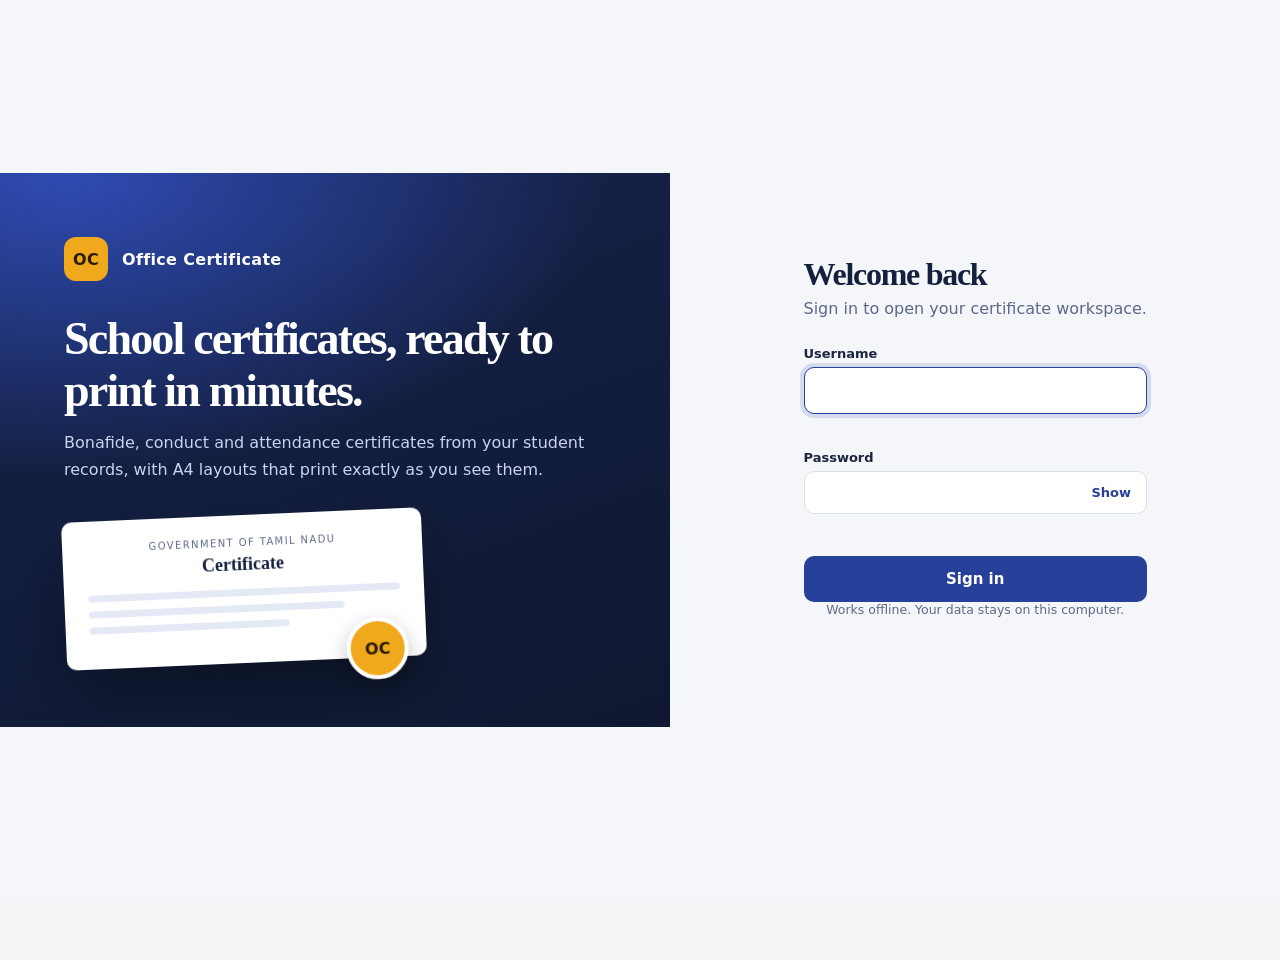
<file: OC_APP/index.before-login.html>
<!DOCTYPE html>
<html lang="en">
<head>
  <meta charset="UTF-8">
  <meta name="viewport" content="width=device-width, initial-scale=1.0">
  <title>Office Certificate App</title>
  <script src="vendor/xlsx.full.min.js"></script>
  <script src="config.js"></script>
  <link rel="stylesheet" href="styles.css">
  <link rel="stylesheet" href="login-dashboard.css">
  <script src="script.js" defer></script>
  <script src="dashboard.js" defer></script>
</head>
<body class="app-body">
  <div class="app-backdrop" aria-hidden="true">
    <div class="backdrop-orb orb-one"></div>
    <div class="backdrop-orb orb-two"></div>
    <div class="backdrop-orb orb-three"></div>
    <div class="backdrop-grid"></div>
  </div>

  <section id="master-login" class="login-screen ov-login">
    <div class="ov-login__art">
      <div class="ov-brand"><span class="ov-brand__mark">OC</span><span>Office Certificate</span></div>
      <div>
        <h1>School certificates, ready to print in minutes.</h1>
        <p>Bonafide, conduct and attendance certificates from your student records, with A4 layouts that print exactly as you see them.</p>
      </div>
      <div class="ov-sheet" aria-hidden="true"><small>GOVERNMENT OF TAMIL NADU</small><b>Certificate</b><i></i><i></i><i></i><em>OC</em></div>
    </div>
    <div class="ov-login__panel">
      <div class="ov-card">
        <h2>Welcome back</h2>
        <p>Sign in to open your certificate workspace.</p>
        <form class="login-form" onsubmit="handleMasterLogin(event)">
          <label class="ov-field"><span>Username</span>
            <input type="text" id="master-username" required autocomplete="username"></label>
          <label class="ov-field"><span>Password</span>
            <span class="ov-pass"><input type="password" id="master-password" required autocomplete="current-password">
            <button type="button" onclick="ovTogglePass(this)">Show</button></span></label>
          <button type="submit" class="ov-submit">Sign in</button>
          <p id="login-error" class="login-error">Invalid Username or Password</p>
        </form>
        <p class="ov-foot">Works offline. Your data stays on this computer.</p>
      </div>
    </div>
  </section>

  <div id="master-app" class="desktop-shell" style="display: none;">
    <aside id="sidebar" class="sidebar">
      <div class="sidebar__brand">
        <div class="sidebar__brand-mark">
          OC
        </div>
        <div>
          <h2>Office</h2>
          <p class="sidebar__subcopy">Unified Certificate System</p>
        </div>
      </div>

      <div class="sidebar__status">
        <span class="status-dot"></span>
        <div>
          <strong>Local Secure Mode</strong>
          <p>Offline-friendly operations for school administration.</p>
        </div>
      </div>

      <div class="sidebar__group">
        <p class="sidebar__group-title">Overview</p>
        <button type="button" class="nav-item nav-item--home active" id="nav-home" onclick="switchModule('home', this)">
          <span class="nav-item__body">
            <strong>Dashboard Home</strong>
            <small>Overview and quick launch</small>
          </span>
        </button>
      </div>

      <div class="sidebar__group">
        <p class="sidebar__group-title">Bonafide Certificate</p>
        <button type="button" class="nav-item" id="nav-m1" onclick="switchModule('m1', this)">
          <span class="nav-item__icon">CSV</span>
          <span class="nav-item__body">
            <strong>Using CSV File</strong>
            <small>Search and save in CSV workspace</small>
          </span>
        </button>
        <button type="button" class="nav-item" id="nav-m2" onclick="switchModule('m2', this)">
          <span class="nav-item__icon">XLS</span>
          <span class="nav-item__body">
            <strong>Using Excel File</strong>
            <small>Open workbook and edit records</small>
          </span>
        </button>
      </div>

      <div class="sidebar__group">
        <p class="sidebar__group-title">Other Certificates</p>
        <button type="button" class="nav-item" id="nav-m3" onclick="switchModule('m3', this)">
          <span class="nav-item__icon">CA</span>
          <span class="nav-item__body">
            <strong>Conduct & Attendance</strong>
            <small>Import, fill, and print certificates</small>
          </span>
        </button>
        <button type="button" class="nav-item" id="nav-about" onclick="switchModule('about', this)">
          <span class="nav-item__icon">i</span>
          <span class="nav-item__body">
            <strong>About</strong>
            <small>Developer and contact information</small>
          </span>
        </button>
      </div>

      <div class="sidebar__footer">
        <button type="button" class="nav-item nav-item--danger" onclick="location.reload()">
          <span class="nav-item__icon">OUT</span>
          <span class="nav-item__body">
            <strong>Secure Logout</strong>
            <small>Exit the admin session</small>
          </span>
        </button>
      </div>
    </aside>

    <button type="button" id="sidebar-overlay" class="sidebar-overlay" aria-label="Close navigation" onclick="toggleSidebar(false)"></button>

    <section class="workspace-shell">
      <header class="workspace-topbar print-hide">
        <div class="workspace-topbar__start">
          <button type="button" class="sidebar-toggle" aria-label="Toggle navigation" onclick="toggleSidebar()">
            <span></span>
            <span></span>
            <span></span>
          </button>
          <div>
            <p id="workspace-breadcrumb" class="workspace-kicker">Unified Certificate System</p>
            <h1 id="module-title">Dashboard Overview</h1>
            <p id="module-subtitle">
              Monitor certificate operations, load student data, and print official documents from one desktop workspace.
            </p>
          </div>
        </div>

        <div class="workspace-topbar__end">
          <div class="topbar-chip">
            <span class="status-dot"></span>
            <span>System Ready</span>
          </div>
          <div class="topbar-card">
            <span>Today</span>
            <strong id="system-date">19 Mar 2026</strong>
          </div>
          <div class="topbar-card topbar-card--accent">
            <span>Profiles</span>
            <strong>CSV / Excel / A4</strong>
          </div>
        </div>
      </header>

      <main id="main-content" class="workspace-main">
        <div id="module-home" class="module active">
          <div class="ov-home">
            <section class="ov-hero">
              <div>
                <h2><span id="ov-greeting">Welcome</span></h2>
                <p>Pick a certificate to start. Load your student file, search by EMIS number, check the details and print.</p>
                <span class="dashboard-school-line" hidden></span><span class="dashboard-school-line dashboard-school-line--sub" hidden></span>
              </div>
              <div class="ov-clock"><strong id="ov-time">--:--</strong><span id="ov-date"></span></div>
            </section>

            <section class="ov-tiles" aria-label="Certificates">
              <button type="button" class="ov-tile ov-tile--csv" onclick="ovLaunch('m1')">
                <span class="ov-tile__tag">Bonafide &middot; CSV</span>
                <h3>Bonafide from a CSV file</h3>
                <p>Open a CSV student list, search by EMIS number, update details and print.</p>
                <span class="ov-tile__go">Open workspace</span>
              </button>
              <button type="button" class="ov-tile" onclick="ovLaunch('m2')">
                <span class="ov-tile__tag">Bonafide &middot; Excel</span>
                <h3>Bonafide from an Excel file</h3>
                <p>Open a workbook, find a student by EMIS or name, edit and save back to the file.</p>
                <span class="ov-tile__go">Open workspace</span>
              </button>
              <button type="button" class="ov-tile ov-tile--ca" onclick="ovLaunch('m3')">
                <span class="ov-tile__tag">Conduct &amp; Attendance</span>
                <h3>Conduct and attendance</h3>
                <p>Import academic data, fill the remaining fields and print both certificates on one page.</p>
                <span class="ov-tile__go">Open workspace</span>
              </button>
            </section>

            <section class="ov-row">
              <article class="ov-panel">
                <h3>How it works</h3>
                <ol class="ov-steps">
                  <li>Open your CSV or Excel student file.</li>
                  <li>Search the student by EMIS number and check the details.</li>
                  <li>Click Print and choose A4 paper.</li>
                </ol>
              </article>
              <article class="ov-panel">
                <h3>Good to know</h3>
                <ul class="ov-facts">
                  <li>Works without internet</li>
                  <li>Student data stays on this computer</li>
                  <li>Print layout is always A4</li>
                </ul>
              </article>
            </section>
          </div>
        </div>
        <div id="module-csv" class="module">
          <section class="module-shell">
            <div class="command-panel print-hide-override">
              <div class="command-panel__header">
                <div>
                  <p class="eyebrow">Bonafide Certificate</p>
                  <h2>CSV Record Workspace</h2>
                  <p>Load local CSV data, search student records by EMIS, update the form, and print an official certificate.</p>
                </div>
                <div id="c1_db-status" class="command-status">System Ready.</div>
              </div>

              <div class="command-panel__body">
                <div class="action-row">
                  <button type="button" class="action-btn theme-violet" onclick="c1_openFile()">Open CSV</button>
                  <button type="button" class="action-btn theme-green" onclick="c1_saveFile()">Save to Disk</button>
                  <button type="button" class="action-btn theme-blue" onclick="c1_saveFileAs()">New Template</button>
                  <button type="button" class="action-btn theme-emerald" onclick="window.print()">Print</button>
                  <button type="button" class="action-btn theme-slate" onclick="c1_clearForm()">Clear</button>
                  <button type="button" class="action-btn theme-red ml-auto" onclick="goHome()">Exit</button>
                </div>

                <div class="search-row">
                  <label for="c1_emisSearch">Search EMIS</label>
                  <input type="text" id="c1_emisSearch" class="field-input" placeholder="Enter EMIS number">
                  <button type="button" class="action-btn theme-neutral" onclick="c1_searchStudent()">Search</button>
                </div>
              </div>
            </div>

            <div class="preview-layout">
              <aside class="stage-aside print-hide-override">
                <article class="stage-note">
                  <p class="eyebrow">Workspace Notes</p>
                  <h3>CSV workflow</h3>
                  <p>Open a CSV database, search by EMIS, review student details, and save changes back to disk.</p>
                </article>
                <article class="stage-note">
                  <p class="eyebrow">Document Status</p>
                  <h3>A4 certificate preview</h3>
                  <p>The paper layout stays isolated in the preview stage so office controls do not affect printing.</p>
                </article>
              </aside>

              <section class="document-stage">
                <div class="stage-header print-hide-override">
                  <div>
                    <p class="eyebrow">Live Preview</p>
                    <h3>Bonafide Certificate</h3>
                  </div>
                  <span class="stage-badge">A4 Print Safe</span>
                </div>

                <div class="paper-board">
                  <div class="bonafide-wrapper">
                    <header>
                      <img src="assets/tnimage.png" alt="TN Seal" class="logo-img">
                      <div class="header-text">
                        <div class="line1">GOVERNMENT OF TAMIL NADU</div>
                        <div class="line2">DEPARTMENT OF SCHOOL EDUCATION</div>
                        <div class="line3">SCHOOL CODE: 33250800405</div>
                        <div class="line4">GOVERNMENT HIGHER SECONDARY SCHOOL</div>
                        <div class="line5">PANNAIPURAM - 625524</div>
                        <div class="line5">TALUK: UTHAMAPALAYAM | DISTRICT: THENI</div>
                      </div>
                      <div class="date-box-spacer" aria-hidden="true"></div>
                    </header>

                    <div class="cert-title">BONAFIDE CERTIFICATE</div>

                    <div class="content-area">
                      <div class="form-col">
                        <div class="f-row"><label>Student Name</label><input type="text" id="c1_stName"></div>
                        <div class="f-row"><label>Aadhar Card Number</label><input type="text" id="c1_stAadhar"></div>
                        <div class="f-row"><label>Gender</label><input type="text" id="c1_stGender"></div>
                        <div class="f-row"><label>Date of Birth</label><input type="text" id="c1_stDob"></div>
                        <div class="f-row"><label>Father Name</label><input type="text" id="c1_stFatherName"></div>
                        <div class="f-row"><label>Mother Name</label><input type="text" id="c1_stMotherName"></div>
                        <div class="f-row"><label>Admission No</label><input type="text" id="c1_stAdminNo"></div>
                        <div class="f-row"><label>Date of Admission</label><input type="text" id="c1_stDateAdmin"></div>
                        <div class="f-row"><label>Academic Year</label><input type="text" id="c1_stYear"></div>
                        <div class="f-row"><label>Class Studying/Studied</label><input type="text" id="c1_stClass"></div>
                        <div class="f-row"><label>Section</label><input type="text" id="c1_stSection"></div>
                        <div class="f-row"><label>Medium</label><input type="text" id="c1_stMedium"></div>
                        <div class="f-row"><label>Contact No</label><input type="text" id="c1_stContact"></div>
                        <div class="f-row"><label>Email ID</label><input type="text" id="c1_stEmail"></div>
                        <div class="f-row"><label>Address</label><textarea id="c1_stAddress"></textarea></div>
                        <div class="f-row"><label>Taluk</label><input type="text" id="c1_stTaluk"></div>
                        <div class="f-row"><label>District</label><input type="text" id="c1_stDistrict"></div>
                        <div class="f-row"><label>Pincode</label><input type="text" id="c1_stPincode"></div>
                      </div>

                      <div class="photo-col">
                        <div class="emis-box" id="c1_emisDisplay">EMIS ID: ----</div>
                        <div class="photo-box-inner" id="c1_photoDisplay" onclick="document.getElementById('c1_hiddenPhotoInput').click()">
                          <span id="c1_photoPlaceholder">Click to<br>Upload Photo</span>
                        </div>
                        <input type="file" id="c1_hiddenPhotoInput" accept="image/*" hidden onchange="c1_handlePhotoUpload(this)">
                        <input type="hidden" id="c1_currentEmisId">
                      </div>
                    </div>

                    <div class="certify-text">I certify that the above details are found correct as per school records.</div>

                    <div class="bottom-section">
                      <div class="signatures">
                        <div>OFFICE SEAL</div>
                        <div class="hm-sig">Headmaster<br>Govt. Hr. Sec. School,<br>Pannaipuram - 625524,<br>Theni District.</div>
                      </div>
                      <div class="print-footer">
                        <div>Email: hss1603007@gmail.com</div>
                        <div>GHSS, Kombai Main Road, Pannaipuram - 625524.</div>
                      </div>
                    </div>
                  </div>
                </div>
              </section>
            </div>
          </section>
        </div>
        <div id="module-excel" class="module">
          <section class="module-shell">
            <div class="command-panel print-hide-override">
              <div class="command-panel__header">
                <div>
                  <p class="eyebrow">Bonafide Certificate</p>
                  <h2>Excel Record Workspace</h2>
                  <p>Open the student workbook, search by EMIS or name, update details, and save the edited workbook locally.</p>
                </div>
                <div id="c2_file-status" class="command-status command-status--muted">Not Connected</div>
              </div>

              <div class="command-panel__body">
                <div class="action-row">
                  <button type="button" class="action-btn theme-orange" onclick="c2_openDatabase()">Open Excel</button>
                  <button type="button" class="action-btn theme-blue" onclick="c2_newTemplate()">New Template</button>
                  <button type="button" class="action-btn theme-red" onclick="c2_saveToDisk()">Save to Disk</button>
                  <button type="button" class="action-btn theme-emerald" onclick="window.print()">Print</button>
                  <button type="button" class="action-btn theme-slate" onclick="c2_clearForm()">Clear</button>
                  <button type="button" class="action-btn theme-red ml-auto" onclick="goHome()">Exit</button>
                </div>

                <div class="search-row">
                  <label for="c2_emisSearch">Search EMIS / Name</label>
                  <input type="text" id="c2_emisSearch" class="field-input" placeholder="Enter EMIS or student name">
                  <button type="button" class="action-btn theme-neutral" onclick="c2_searchLocal()">Search</button>
                </div>
              </div>
            </div>

            <div class="preview-layout">
              <aside class="stage-aside print-hide-override">
                <article class="stage-note">
                  <p class="eyebrow">Workbook Mode</p>
                  <h3>Excel linked editing</h3>
                  <p>Search students from the active spreadsheet, modify the form, and save back into the same workbook.</p>
                </article>
                <article class="stage-note">
                  <p class="eyebrow">Template Support</p>
                  <h3>Create a starter sheet</h3>
                  <p>Generate a blank Excel template instantly when a new student database is needed.</p>
                </article>
              </aside>

              <section class="document-stage">
                <div class="stage-header print-hide-override">
                  <div>
                    <p class="eyebrow">Live Preview</p>
                    <h3>Bonafide Certificate</h3>
                  </div>
                  <span class="stage-badge">Workbook Connected</span>
                </div>

                <div class="paper-board">
                  <div class="bonafide-wrapper">
                    <header>
                      <img src="assets/tnimage.png" alt="TN Seal" class="logo-img">
                      <div class="header-text">
                        <div class="line1">GOVERNMENT OF TAMIL NADU</div>
                        <div class="line2">DEPARTMENT OF SCHOOL EDUCATION</div>
                        <div class="line3">SCHOOL CODE: 33250800405</div>
                        <div class="line4">GOVERNMENT HIGHER SECONDARY SCHOOL</div>
                        <div class="line5">PANNAIPURAM - 625524</div>
                        <div class="line5">TALUK: UTHAMAPALAYAM | DISTRICT: THENI</div>
                      </div>
                      <div class="date-box-spacer" aria-hidden="true"></div>
                    </header>

                    <div class="cert-title">BONAFIDE CERTIFICATE</div>

                    <div class="content-area">
                      <div class="form-col">
                        <div class="f-row"><label>Student Name</label><input type="text" id="c2_stName"></div>
                        <div class="f-row"><label>Aadhar Card Number</label><input type="text" id="c2_stAadhar"></div>
                        <div class="f-row"><label>Gender</label><input type="text" id="c2_stGender"></div>
                        <div class="f-row"><label>Date of Birth</label><input type="text" id="c2_stDob"></div>
                        <div class="f-row"><label>Father Name</label><input type="text" id="c2_stFatherName"></div>
                        <div class="f-row"><label>Mother Name</label><input type="text" id="c2_stMotherName"></div>
                        <div class="f-row"><label>Admission No</label><input type="text" id="c2_stAdminNo"></div>
                        <div class="f-row"><label>Date of Admission</label><input type="text" id="c2_stDateAdmin"></div>
                        <div class="f-row"><label>Academic Year</label><input type="text" id="c2_stYear"></div>
                        <div class="f-row"><label>Class Studying/Studied</label><input type="text" id="c2_stClass"></div>
                        <div class="f-row"><label>Section</label><input type="text" id="c2_stSection"></div>
                        <div class="f-row"><label>Medium</label><input type="text" id="c2_stMedium"></div>
                        <div class="f-row"><label>Contact No</label><input type="text" id="c2_stContact"></div>
                        <div class="f-row"><label>Email ID</label><input type="text" id="c2_stEmail"></div>
                        <div class="f-row"><label>Address</label><textarea id="c2_stAddress"></textarea></div>
                        <div class="f-row"><label>Taluk</label><input type="text" id="c2_stTaluk"></div>
                        <div class="f-row"><label>District</label><input type="text" id="c2_stDistrict"></div>
                        <div class="f-row"><label>Pincode</label><input type="text" id="c2_stPincode"></div>
                      </div>

                      <div class="photo-col">
                        <div class="emis-box" id="c2_emisDisplay">EMIS ID: ----</div>
                        <div class="photo-box-inner" id="c2_photoDisplay" onclick="document.getElementById('c2_hiddenPhotoInput').click()">
                          <span id="c2_photoPlaceholder">Click to<br>Upload Photo</span>
                        </div>
                        <input type="file" id="c2_hiddenPhotoInput" accept="image/*" hidden onchange="c2_handlePhotoUpload(this)">
                        <input type="hidden" id="c2_currentEmisId">
                      </div>
                    </div>

                    <div class="certify-text">I certify that the above details are found correct as per school records.</div>

                    <div class="bottom-section">
                      <div class="signatures">
                        <div>OFFICE SEAL</div>
                        <div class="hm-sig">Headmaster<br>Govt. Hr. Sec. School,<br>Pannaipuram - 625524,<br>Theni District.</div>
                      </div>
                      <div class="print-footer">
                        <div>Email: hss1603007@gmail.com</div>
                        <div>GHSS, Kombai Main Road, Pannaipuram - 625524.</div>
                      </div>
                    </div>
                  </div>
                </div>
              </section>
            </div>
          </section>
        </div>

        <div id="module-conduct" class="module">
          <section class="module-shell conduct-wrapper">
            <div class="conduct-layout">
              <div class="input-form input-form--conduct">
                <div class="conduct-toolbar print-hide-override">
                  <div class="conduct-toolbar__row">
                    <input type="file" id="c3_excelFileInput" accept=".xlsx, .xls, .csv" hidden onchange="c3_handleExcelUpload(event)">
                    <button type="button" class="action-btn theme-violet" onclick="document.getElementById('c3_excelFileInput').click()">Import Excel File</button>
                    <button type="button" class="action-btn theme-emerald" onclick="window.print()">Print Certificates</button>
                    <button type="button" class="action-btn theme-slate" onclick="c3_clearAll()">Clear</button>
                    <button type="button" class="action-btn theme-red ml-auto" onclick="goHome()">Exit</button>
                  </div>

                  <div class="conduct-toolbar__search">
                    <label for="c3_emisSearch">Search EMIS</label>
                    <input type="text" id="c3_emisSearch" class="field-input" placeholder="Enter EMIS number">
                    <button type="button" class="action-btn theme-neutral" onclick="c3_searchStudent()">Search</button>
                  </div>
                </div>

                <div id="c3_statusBar" class="status-banner"></div>

                <div class="form-panel-header form-panel-header--conduct">
                  <p class="eyebrow">Certificate Data Entry</p>
                  <h3>Review fetched values and complete the required fields</h3>
                </div>

                <div class="form-block form-block--read">
                  <div class="form-block__title">
                    <span>Auto-fetched from Excel</span>
                    <small>Read-only fields</small>
                  </div>
                  <div class="data-grid">
                    <label class="data-field"><span>EMIS No</span><input type="text" id="c3_emisNo" readonly></label>
                    <label class="data-field"><span>Admission No</span><input type="text" id="c3_admnNo" readonly></label>
                    <label class="data-field"><span>Student Name</span><input type="text" id="c3_studentName" readonly></label>
                    <label class="data-field"><span>Class</span><input type="text" id="c3_className" readonly></label>
                    <label class="data-field"><span>Section</span><input type="text" id="c3_sectionName" readonly></label>
                    <label class="data-field"><span>Study Period From</span><input type="text" id="c3_studyFrom" readonly></label>
                    <label class="data-field"><span>Study Period To</span><input type="text" id="c3_studyTo" readonly></label>
                    <label class="data-field"><span>Academic Year</span><input type="text" id="c3_academicYear" readonly></label>
                    <label class="data-field"><span>Class Teacher Name</span><input type="text" id="c3_teacherName" readonly></label>
                  </div>
                </div>

                <div class="form-block form-block--manual">
                  <div class="form-block__title">
                    <span>Manual input required</span>
                    <small>Values used in final certificates</small>
                  </div>
                  <div class="data-grid">
                    <label class="data-field data-field--manual"><span>T.C. Number</span><input type="text" id="c3_tcNo" class="manual-input" placeholder="Enter T.C. No"></label>
                    <label class="data-field data-field--manual"><span>Character & Conduct</span><input type="text" id="c3_conduct" class="manual-input" placeholder="Example: Good"></label>
                    <label class="data-field data-field--manual"><span>Attendance Percentage</span><input type="text" id="c3_attendance" class="manual-input" placeholder="Example: 98%"></label>
                    <label class="data-field data-field--manual"><span>Place</span><input type="text" id="c3_place" class="manual-input" value=""></label>
                    <label class="data-field data-field--manual"><span>Date</span><input type="date" id="c3_certDate1" class="manual-input" onchange="c3_updateCertificates()"></label>
                  </div>
                </div>

                <div class="form-panel-actions">
                  <button type="button" class="primary-btn" onclick="c3_updateCertificates()">Generate Certificates</button>
                </div>
              </div>

              <div class="conduct-preview">
                <div class="stage-header stage-header--conduct print-hide-override">
                  <div>
                    <p class="eyebrow">Live Preview</p>
                    <h3>Conduct & Attendance Certificates</h3>
                  </div>
                  <span class="stage-badge">Dual Print Layout</span>
                </div>

                <div class="certificates-page">
                  <div class="conduct-certificate">
                    <div class="m3-header">
                      <img src="assets/tnimage.png" alt="TN Seal" class="m3-logo-img">
                      <div class="m3-header-text">
                        <div class="m3-main-title">GOVERNMENT OF TAMIL NADU</div>
                        <div class="m3-sub-title">DEPARTMENT OF SCHOOL EDUCATION</div>
                        <div class="m3-school-code">SCHOOL CODE: 33250800405</div>
                        <div class="m3-school-name">GOVERNMENT HIGHER SECONDARY SCHOOL</div>
                        <div class="m3-address">PANNAIPURAM - 625524</div>
                        <div class="m3-address">TALUK: UTHAMAPALAYAM | DISTRICT: THENI</div>
                      </div>
                      <div class="m3-date-box-spacer" aria-hidden="true"></div>
                    </div>

                    <div class="certificate-meta">
                      <div class="certificate-meta__line">
                        <div class="certificate-meta__entry">EMIS NO: <span id="c3_displayEmis1"></span></div>
                        <div class="certificate-meta__entry certificate-meta__entry--right">T.C.No: <span id="c3_displayTcNo1"></span></div>
                      </div>
                      <div class="certificate-meta__line certificate-meta__line--single">
                        <div class="certificate-meta__entry">ADMN NO: <span id="c3_displayAdmn1"></span></div>
                      </div>
                    </div>
                    <div class="certificate-title">CONDUCT CERTIFICATE</div>
                    <div class="certificate-body">
                      This is to certify that <span id="c3_genderPrefix1">Selvan/Selvi</span>
                      <span class="input-field input-field--wide" id="c3_displayName1"></span> of
                      <span class="input-field input-field--small" id="c3_displayClass1"></span> Std
                      <span class="input-field input-field--small" id="c3_displaySection1"></span> Section was a student of this institution for the period from standard
                      <span class="input-field input-field--date" id="c3_displayStudyFrom1"></span> to
                      <span class="input-field input-field--date" id="c3_displayStudyTo1"></span>. During his / her stay in this institution, character and conduct were
                      <span class="input-field input-field--medium" id="c3_displayConduct"></span>.
                    </div>
                    <div class="certificate-signature certificate-signature--conduct">
                      <div class="signature-block signature-block--place">
                        <div>Place: <span id="c3_displayPlace"></span></div>
                        <div>Date: <span id="c3_displayDate"></span></div>
                      </div>
                      <div class="signature-block signature-block--headmaster">Headmaster<br>Govt Hr Sec School<br>Pannaipuram - 625524<br>Theni</div>
                    </div>
                  </div>

                  <div class="cut-line">- - - - - - - - - - - - - - - - - - - - - - - - - - - - - - - - - - - - - - - - - - - - - - - - - - - - - - - - - - -</div>

                  <div class="attendance-certificate">
                    <div class="m3-header">
                      <img src="assets/tnimage.png" alt="TN Seal" class="m3-logo-img">
                      <div class="m3-header-text">
                        <div class="m3-main-title">GOVERNMENT OF TAMIL NADU</div>
                        <div class="m3-sub-title">DEPARTMENT OF SCHOOL EDUCATION</div>
                        <div class="m3-school-code">SCHOOL CODE: 33250800405</div>
                        <div class="m3-school-name">GOVERNMENT HIGHER SECONDARY SCHOOL</div>
                        <div class="m3-address">PANNAIPURAM - 625524</div>
                        <div class="m3-address">TALUK: UTHAMAPALAYAM | DISTRICT: THENI</div>
                      </div>
                      <div class="m3-date-box-spacer" aria-hidden="true"></div>
                    </div>

                    <div class="certificate-meta">
                      <div class="certificate-meta__line">
                        <div class="certificate-meta__entry">EMIS NO: <span id="c3_displayEmis2"></span></div>
                        <div class="certificate-meta__entry certificate-meta__entry--right">T.C.No: <span id="c3_displayTcNo2"></span></div>
                      </div>
                      <div class="certificate-meta__line certificate-meta__line--single">
                        <div class="certificate-meta__entry">ADMN NO: <span id="c3_displayAdmn2"></span></div>
                      </div>
                    </div>
                    <div class="certificate-title">ATTENDANCE CERTIFICATE</div>
                    <div class="certificate-body">
                      This is to certify that <span id="c3_genderPrefix2">Selvan/Selvi</span>
                      <span class="input-field input-field--wide" id="c3_displayName2"></span> had completed the Higher Secondary Course (+2) during 
                      <span class="input-field input-field--medium" id="c3_displayYear"></span> and his / her attendance is
                      <span class="input-field input-field--small" id="c3_displayAttendance"></span>.
                    </div>
                    <div class="certificate-signature certificate-signature--attendance">
                      <div class="signature-block signature-block--teacher">Class Teacher<br><span id="c3_displayTeacher" class="uppercase"></span></div>
                      <div class="signature-block signature-block--headmaster">Headmaster<br>Govt Hr Sec School<br>Pannaipuram - 625524<br>Theni</div>
                    </div>
                  </div>
                </div>
              </div>
            </div>
          </section>
        </div>

        <div id="module-about" class="module">
          <section class="about-page">
            <div class="about-page__heading">
              <div class="about-page__icon" aria-hidden="true">🎓</div>
              <p class="eyebrow">Office Certificate App</p>
              <h2>App Developer Info</h2>
            </div>

            <article class="about-card">
              <p class="about-card__eyebrow">Developed by</p>
              <div class="about-card__profile">
                <div class="about-card__profile-icon" aria-hidden="true">▤</div>
                <div>
                  <h3>P.SIVA M.Sc., B.Ed., M.Phil., MCA.,</h3>
                  <p class="about-card__role">PG Computer Science Teacher</p>
                  <p class="about-card__affiliation">Govt Hr Sec School,Pannaipuram<br>Theni District</p>
                </div>
              </div>
              <div class="about-card__contact">
                <div class="about-card__phone-icon" aria-hidden="true">☎</div>
                <div class="about-card__phone-copy">
                  <span>Cell No</span>
                  <strong>7603930445</strong>
                </div>
                <div class="about-card__actions">
                  <button type="button" class="about-action about-action--copy" onclick="copyAboutPhone()">Copy</button>
                  <a class="about-action about-action--whatsapp" href="https://wa.me/7603930445" target="_blank" rel="noopener noreferrer">WhatsApp</a>
                </div>
              </div>
            </article>
          </section>
        </div>
      </main>
    </section>
  </div>
<div style="padding:30px; background:#f5f5f5;">

 



</body>
</html>
</file>
<file: OC_APP/styles.css>
:root {
  --bg: #eaf0f8;
  --bg-deep: #d8e3f1;
  --surface: rgba(255, 255, 255, 0.88);
  --surface-strong: #ffffff;
  --surface-soft: rgba(244, 248, 253, 0.9);
  --ink: #15273d;
  --ink-soft: #5f7188;
  --line: rgba(21, 39, 61, 0.1);
  --line-strong: rgba(21, 39, 61, 0.18);
  --nav: #101c2f;
  --nav-soft: #162742;
  --nav-muted: #8fa4bf;
  --brand: #225f96;
  --brand-strong: #174772;
  --teal: #0c937d;
  --violet: #6752d4;
  --gold: #d0a556;
  --orange: #da8044;
  --red: #c6544f;
  --green: #20835d;
  --slate: #607286;
  --shadow-xl: 0 32px 80px rgba(31, 52, 80, 0.16);
  --shadow-lg: 0 24px 48px rgba(31, 52, 80, 0.14);
  --shadow-md: 0 18px 32px rgba(31, 52, 80, 0.1);
  --radius-xl: 32px;
  --radius-lg: 24px;
  --radius-md: 18px;
  --radius-sm: 14px;
}

*,
*::before,
*::after {
  box-sizing: border-box;
}

html {
  scroll-behavior: smooth;
}

body {
  margin: 0;
  min-height: 100vh;
  font-family: "Manrope", "Segoe UI", sans-serif;
  color: var(--ink);
  background:
    radial-gradient(circle at top left, rgba(34, 95, 150, 0.18), transparent 30%),
    radial-gradient(circle at 90% 10%, rgba(12, 147, 125, 0.12), transparent 28%),
    linear-gradient(180deg, #f4f7fb 0%, var(--bg) 55%, var(--bg-deep) 100%);
}

img {
  max-width: 100%;
}

button,
input,
textarea {
  font: inherit;
}

button {
  cursor: pointer;
}

textarea {
  resize: vertical;
}

.app-backdrop {
  position: fixed;
  inset: 0;
  overflow: hidden;
  pointer-events: none;
  z-index: 0;
}

.backdrop-orb {
  position: absolute;
  border-radius: 999px;
  filter: blur(12px);
  opacity: 0.65;
}

.orb-one {
  top: -120px;
  left: -120px;
  width: 360px;
  height: 360px;
  background: rgba(34, 95, 150, 0.25);
}

.orb-two {
  top: 140px;
  right: -90px;
  width: 280px;
  height: 280px;
  background: rgba(208, 165, 86, 0.18);
}

.orb-three {
  bottom: -140px;
  left: 38%;
  width: 360px;
  height: 360px;
  background: rgba(12, 147, 125, 0.14);
}

.backdrop-grid {
  position: absolute;
  inset: 0;
  background-image:
    linear-gradient(rgba(255, 255, 255, 0.16) 1px, transparent 1px),
    linear-gradient(90deg, rgba(255, 255, 255, 0.16) 1px, transparent 1px);
  background-size: 40px 40px;
  mask-image: linear-gradient(180deg, rgba(0, 0, 0, 0.15), rgba(0, 0, 0, 0));
}

.panel,
.feature-card,
.login-card,
.command-panel,
.stage-note,
.document-stage,
.input-form,
.conduct-preview {
  background: var(--surface);
  border: 1px solid var(--line);
  border-radius: var(--radius-xl);
  box-shadow: var(--shadow-lg);
  backdrop-filter: blur(18px);
}

.eyebrow,
.feature-card__label,
.sidebar__eyebrow,
.sidebar__group-title,
.workspace-kicker {
  margin: 0;
  text-transform: uppercase;
  letter-spacing: 0.18em;
  font-size: 0.74rem;
  font-weight: 800;
  color: var(--brand);
}

h1,
h2,
h3 {
  margin: 0;
  font-family: "Space Grotesk", "Manrope", sans-serif;
  letter-spacing: -0.04em;
}

p {
  margin: 0;
}

.primary-btn,
.secondary-btn,
.action-btn {
  border: 0;
  border-radius: 999px;
  transition: transform 160ms ease, box-shadow 160ms ease, opacity 160ms ease;
}

.primary-btn:hover,
.secondary-btn:hover,
.action-btn:hover {
  transform: translateY(-1px);
}

.primary-btn {
  padding: 0.95rem 1.4rem;
  font-weight: 800;
  color: #fff;
  background: linear-gradient(135deg, var(--brand), var(--brand-strong));
  box-shadow: 0 16px 34px rgba(34, 95, 150, 0.24);
}

.primary-btn--full {
  width: 100%;
}

.secondary-btn {
  padding: 0.95rem 1.4rem;
  font-weight: 800;
  color: var(--ink);
  background: rgba(255, 255, 255, 0.8);
  border: 1px solid rgba(21, 39, 61, 0.1);
}

.login-screen,
.desktop-shell {
  position: relative;
  z-index: 1;
}

.login-screen {
  min-height: 100vh;
  padding: 32px;
  display: grid;
  place-items: center;
}

.login-shell {
  width: min(1380px, 100%);
  display: grid;
  grid-template-columns: minmax(0, 1.2fr) minmax(360px, 430px);
  gap: 24px;
  align-items: stretch;
}

.login-story {
  padding: 34px;
  border-radius: 36px;
  background:
    linear-gradient(135deg, rgba(9, 26, 48, 0.96), rgba(16, 39, 67, 0.92)),
    linear-gradient(160deg, rgba(208, 165, 86, 0.08), rgba(12, 147, 125, 0.08));
  color: #f7fbff;
  box-shadow: var(--shadow-xl);
  display: flex;
  flex-direction: column;
  justify-content: space-between;
  gap: 32px;
  overflow: hidden;
  position: relative;
}

.login-story::after {
  content: "";
  position: absolute;
  inset: auto -10% -18% auto;
  width: 340px;
  height: 340px;
  border-radius: 50%;
  background: radial-gradient(circle, rgba(208, 165, 86, 0.22), transparent 68%);
}

.login-story__header {
  display: grid;
  grid-template-columns: auto minmax(0, 1fr);
  gap: 28px;
  align-items: start;
}

.seal-stack {
  display: flex;
  flex-direction: column;
  gap: 14px;
  align-items: center;
}

.seal-frame {
  width: 124px;
  height: 124px;
  display: grid;
  place-items: center;
  border-radius: 32px;
  background: linear-gradient(160deg, #e7eef7, #d9e5f2);
  border: 1px solid rgba(137, 161, 191, 0.5);
  box-shadow: inset 0 1px 0 rgba(255, 255, 255, 0.8);
}

.seal-frame--brand {
  position: relative;
  overflow: hidden;
  grid-template-rows: 1fr auto;
  gap: 5px;
  padding: 20px 12px 16px;
  color: #11213a;
  background: linear-gradient(145deg, #fffaf0 0%, #f2d99a 45%, #d9b35c 100%);
  border: 1px solid rgba(255, 226, 157, 0.9);
  box-shadow: 0 16px 35px rgba(0, 0, 0, 0.24), inset 0 1px 0 rgba(255, 255, 255, 0.9);
}

.seal-frame--brand::before {
  content: "";
  position: absolute;
  inset: 8px;
  border: 1px solid rgba(17, 33, 58, 0.2);
  border-radius: 24px;
  pointer-events: none;
}

.seal-frame--brand span {
  align-self: end;
  font-family: "Space Grotesk", sans-serif;
  font-size: 2.35rem;
  font-weight: 800;
  letter-spacing: 0.04em;
  line-height: 1;
}

.seal-frame--brand small {
  align-self: start;
  font-size: 0.68rem;
  font-weight: 800;
  letter-spacing: 0.22em;
}

.seal-frame__image {
  width: 86px;
  height: 86px;
  display: block;
  object-fit: contain;
}

.school-monogram {
  width: 124px;
  padding: 14px 12px;
  border-radius: 24px;
  background: rgba(255, 255, 255, 0.08);
  text-align: center;
}

.school-monogram span {
  display: block;
  font-family: "Space Grotesk", sans-serif;
  font-size: 1.35rem;
  font-weight: 700;
  letter-spacing: 0.06em;
}

.school-monogram small {
  display: block;
  margin-top: 4px;
  color: rgba(255, 255, 255, 0.72);
}

.story-copy h1 {
  margin-top: 0.7rem;
  font-size: clamp(2.4rem, 5vw, 4.6rem);
  line-height: 0.97;
  max-width: 11ch;
}

.story-copy p:last-child {
  margin-top: 1rem;
  max-width: 50rem;
  color: rgba(247, 251, 255, 0.76);
  line-height: 1.7;
  font-size: 1.02rem;
}

.feature-grid {
  display: grid;
  grid-template-columns: repeat(3, minmax(0, 1fr));
  gap: 16px;
}

.feature-card {
  padding: 22px;
  background: rgba(255, 255, 255, 0.08);
  color: #fff;
  border-color: rgba(255, 255, 255, 0.12);
  box-shadow: none;
}

.feature-card h2 {
  margin-top: 0.65rem;
  font-size: 1.15rem;
}

.feature-card p:last-child {
  margin-top: 0.7rem;
  color: rgba(247, 251, 255, 0.72);
  line-height: 1.6;
}

.login-card {
  padding: 34px;
  display: flex;
  flex-direction: column;
  justify-content: center;
  gap: 24px;
}

.login-card__header h2 {
  margin-top: 0.55rem;
  font-size: 2.1rem;
}

.login-card__header p:last-child {
  margin-top: 0.8rem;
  color: var(--ink-soft);
  line-height: 1.65;
}

.login-school-tile {
  padding: 18px 20px;
  border-radius: var(--radius-lg);
  background: linear-gradient(135deg, #edf3fa, #dde8f3);
  border: 1px solid rgba(138, 160, 187, 0.36);
  box-shadow: inset 0 1px 0 rgba(255, 255, 255, 0.8);
}

.login-school-tile strong,
.login-school-tile span {
  display: block;
}

.login-school-tile strong {
  font-size: 1.1rem;
}

.login-school-tile span {
  margin-top: 4px;
  color: var(--ink-soft);
}

.login-form {
  display: grid;
  gap: 18px;
}

.form-field {
  display: grid;
  gap: 8px;
}

.form-field span {
  font-size: 0.88rem;
  font-weight: 700;
  color: var(--ink);
}

.form-field input,
.field-input,
.data-field input {
  width: 100%;
  min-height: 50px;
  padding: 0.85rem 1rem;
  border: 1px solid rgba(21, 39, 61, 0.12);
  border-radius: 16px;
  background: rgba(249, 251, 255, 0.94);
  color: var(--ink);
  outline: none;
  transition: border-color 140ms ease, box-shadow 140ms ease, background-color 140ms ease;
}

.form-field input:focus,
.field-input:focus,
.data-field input:focus,
.bonafide-wrapper .f-row input:focus,
.bonafide-wrapper .f-row textarea:focus {
  border-color: rgba(34, 95, 150, 0.4);
  box-shadow: 0 0 0 4px rgba(34, 95, 150, 0.12);
  background: #fff;
}

.login-error {
  display: none;
  color: var(--red);
  font-weight: 700;
}

.login-footnote {
  color: var(--ink-soft);
  font-size: 0.92rem;
}

.login-footnote code {
  padding: 0.2rem 0.42rem;
  border-radius: 8px;
  background: rgba(21, 39, 61, 0.06);
}

.desktop-shell {
  min-height: 100vh;
}

.sidebar {
  position: fixed;
  inset: 18px auto 18px 18px;
  width: 304px;
  display: flex;
  flex-direction: column;
  gap: 22px;
  padding: 24px;
  border-radius: 34px;
  background:
    linear-gradient(180deg, rgba(16, 28, 47, 0.98), rgba(20, 36, 60, 0.95)),
    linear-gradient(180deg, rgba(208, 165, 86, 0.08), rgba(12, 147, 125, 0.06));
  color: #fff;
  box-shadow: var(--shadow-xl);
  z-index: 12;
  overflow-y: auto;
  scrollbar-width: thin;
  scrollbar-color: rgba(255, 255, 255, 0.25) transparent;
}

.sidebar__brand {
  display: grid;
  grid-template-columns: auto minmax(0, 1fr);
  gap: 16px;
  align-items: center;
}

.sidebar__brand-mark {
  width: 82px;
  height: 68px;
  padding: 10px;
  border-radius: 22px;
  background: linear-gradient(160deg, rgba(216, 181, 105, 0.26), rgba(255, 255, 255, 0.08));
  display: grid;
  place-items: center;
  line-height: 1;
  font-family: "Space Grotesk", sans-serif;
  font-weight: 700;
  font-size: 1.05rem;
  letter-spacing: 0.08em;
  color: #f8f1d7;
  border: 1px solid rgba(216, 181, 105, 0.28);
}

.sidebar__brand-mark span {
  display: block;
}

.sidebar h2 {
  font-size: 1.5rem;
  color: #ffffff;
}

.sidebar__subcopy,
.sidebar__status p,
.nav-item__body small {
  color: var(--nav-muted);
}

.sidebar__eyebrow {
  color: #d8b569;
}

.sidebar__group-title {
  color: #58c5ff;
}

.sidebar__status {
  display: grid;
  grid-template-columns: auto minmax(0, 1fr);
  gap: 12px;
  padding: 16px;
  border-radius: 22px;
  background: rgba(255, 255, 255, 0.06);
  border: 1px solid rgba(255, 255, 255, 0.08);
}

.status-dot {
  width: 10px;
  height: 10px;
  border-radius: 50%;
  background: #40d3a8;
  box-shadow: 0 0 0 6px rgba(64, 211, 168, 0.16);
  margin-top: 0;
}

.sidebar__status .status-dot {
  margin-top: 8px;
}

.sidebar__group {
  display: grid;
  gap: 10px;
}

.nav-item {
  width: 100%;
  padding: 14px;
  display: grid;
  grid-template-columns: auto minmax(0, 1fr);
  gap: 12px;
  align-items: center;
  border: 1px solid transparent;
  border-radius: 20px;
  background: transparent;
  color: #f9fbff;
  text-align: left;
}

.nav-item--home {
  grid-template-columns: 1fr;
}

.nav-item:hover,
.nav-item.active {
  background: rgba(255, 255, 255, 0.08);
  border-color: rgba(255, 255, 255, 0.08);
}

.nav-item--danger:hover {
  background: rgba(198, 84, 79, 0.14);
  border-color: rgba(198, 84, 79, 0.2);
}

.nav-item--danger {
  background: rgba(198, 84, 79, 0.1);
  border-color: rgba(255, 255, 255, 0.08);
}

.nav-item__icon {
  min-width: 54px;
  min-height: 54px;
  display: grid;
  place-items: center;
  border-radius: 16px;
  background: rgba(255, 255, 255, 0.08);
  font-size: 0.74rem;
  font-weight: 800;
  letter-spacing: 0.12em;
}

.nav-item__body {
  display: grid;
  gap: 4px;
}

.sidebar__footer {
  margin-top: auto;
  flex: 0 0 auto;
  padding: 10px 0 0;
}

.workspace-shell {
  margin-left: 340px;
  padding: 18px 18px 28px 0;
}

.workspace-topbar {
  margin-bottom: 18px;
  padding: 22px 24px;
  border-radius: 28px;
  background: rgba(255, 255, 255, 0.74);
  border: 1px solid rgba(255, 255, 255, 0.72);
  box-shadow: var(--shadow-md);
  display: flex;
  justify-content: space-between;
  gap: 18px;
  align-items: center;
  backdrop-filter: blur(20px);
}

.workspace-topbar__start {
  display: flex;
  gap: 16px;
  align-items: flex-start;
}

.workspace-topbar__start h1 {
  margin-top: 0.45rem;
  font-size: clamp(1.8rem, 3vw, 2.6rem);
}

.workspace-topbar__start p:last-child {
  margin-top: 0.6rem;
  max-width: 56rem;
  color: var(--ink-soft);
  line-height: 1.6;
}

.workspace-topbar__end {
  display: flex;
  gap: 12px;
  align-items: stretch;
}

.topbar-chip,
.topbar-card {
  padding: 14px 18px;
  border-radius: 18px;
  background: rgba(255, 255, 255, 0.86);
  border: 1px solid rgba(21, 39, 61, 0.08);
  display: flex;
  align-items: center;
  gap: 10px;
  white-space: nowrap;
}

.topbar-card {
  display: grid;
  gap: 4px;
}

.topbar-card span,
.topbar-card strong,
.topbar-chip span:last-child {
  font-size: 0.9rem;
}

.topbar-card span {
  color: var(--ink-soft);
}

.topbar-card strong {
  color: var(--ink);
}

.topbar-card--accent {
  background: linear-gradient(135deg, rgba(34, 95, 150, 0.1), rgba(208, 165, 86, 0.12));
}

.sidebar-toggle,
.sidebar-overlay {
  display: none;
}

.sidebar-toggle {
  width: 52px;
  height: 52px;
  flex-shrink: 0;
  border: 1px solid rgba(21, 39, 61, 0.08);
  border-radius: 16px;
  background: rgba(255, 255, 255, 0.9);
  align-items: center;
  justify-content: center;
  gap: 5px;
  padding: 0;
}

.sidebar-toggle span {
  display: block;
  width: 18px;
  height: 2px;
  border-radius: 999px;
  background: var(--ink);
}

.workspace-main {
  display: block;
}

.module {
  display: none;
  animation: moduleFade 180ms ease;
}

.module.active {
  display: flex;
  flex-direction: column;
  gap: 20px;
}

.about-page {
  width: min(100%, 900px);
  margin: 0 auto;
  padding: clamp(20px, 4vw, 48px);
  border-radius: 32px;
  background: radial-gradient(ellipse at 50% 0%, rgba(22, 42, 77, 0.55), transparent 58%), #050a1c;
  color: #f6f8ff;
  box-shadow: 0 28px 70px rgba(5, 10, 28, 0.24);
}

.about-page__heading {
  display: grid;
  justify-items: center;
  gap: 12px;
  margin-bottom: 28px;
  text-align: center;
}

.about-page__icon {
  display: grid;
  width: 96px;
  height: 96px;
  place-items: center;
  border-radius: 25px;
  background: #ffb900;
  box-shadow: 0 12px 30px rgba(255, 185, 0, 0.2);
  font-size: 2.5rem;
}

.about-page__heading .eyebrow {
  margin: 0;
  color: #39d9ff;
  letter-spacing: 0.16em;
  text-transform: uppercase;
}

.about-page__heading h2 {
  color: #ffb900;
  font-family: Georgia, serif;
  font-size: clamp(2rem, 5vw, 3rem);
}

.about-card {
  padding: clamp(22px, 4vw, 30px);
  border: 1px solid rgba(48, 91, 170, 0.6);
  border-radius: 18px;
  background: #101d37;
}

.about-card__eyebrow,
.about-card__phone-copy span {
  color: #39d9ff;
  font-family: "Space Grotesk", sans-serif;
  font-size: 0.68rem;
  font-weight: 700;
  letter-spacing: 0.12em;
  text-transform: uppercase;
}

.about-card__profile,
.about-card__contact {
  display: flex;
  align-items: center;
  gap: 20px;
}

.about-card__profile {
  padding: 22px 0 26px;
}

.about-card__profile-icon,
.about-card__phone-icon {
  display: grid;
  flex: 0 0 auto;
  width: 56px;
  height: 56px;
  place-items: center;
  border: 1px solid #2456bc;
  border-radius: 16px;
  color: #ffb900;
  font-size: 1.6rem;
}

.about-card__profile h3 {
  color: #fff7dc;
  font-family: "Palatino Linotype", "Book Antiqua", Georgia, serif;
  font-size: clamp(1.05rem, 2.2vw, 1.42rem);
  font-weight: 700;
  letter-spacing: 0.015em;
  line-height: 1.35;
  text-wrap: pretty;
}

.about-card__degrees {
  margin-top: 4px;
  color: #ffb900;
  font-weight: 700;
}

.about-card__role {
  margin-top: 7px;
  color: #c5cede;
  font-family: "Cambria", Georgia, serif;
  font-weight: 600;
  letter-spacing: 0.025em;
}

.about-card__affiliation {
  margin-top: 10px;
  color: #d3dbea;
  font-family: "Palatino Linotype", "Book Antiqua", Georgia, serif;
  font-size: 0.92rem;
  font-weight: 600;
  line-height: 1.55;
}

.about-card__contact {
  flex-wrap: wrap;
  padding-top: 22px;
  border-top: 1px solid rgba(57, 92, 151, 0.4);
}

.about-card__phone-icon {
  width: 44px;
  height: 44px;
  border-radius: 14px;
}

.about-card__phone-copy {
  display: grid;
  gap: 4px;
}

.about-card__phone-copy strong {
  color: #f6f8ff;
  font-family: "Space Grotesk", sans-serif;
  font-size: 1.12rem;
  letter-spacing: 0.04em;
}

.about-card__actions {
  display: flex;
  gap: 10px;
  margin-left: auto;
}

.about-action {
  display: inline-flex;
  min-height: 42px;
  align-items: center;
  justify-content: center;
  padding: 0 17px;
  border: 1px solid #2456bc;
  border-radius: 14px;
  color: #dbe8ff;
  background: #14264a;
  font: inherit;
  font-size: 0.88rem;
  font-weight: 700;
  text-decoration: none;
  cursor: pointer;
}

.about-action--whatsapp {
  border-color: #0c9a80;
  background: #0c9a80;
  color: #fff;
}

@media (max-width: 600px) {
  .about-card__contact {
    align-items: flex-start;
  }

  .about-card__actions {
    width: 100%;
    margin: 8px 0 0;
  }

  .about-action {
    flex: 1;
  }
}

@keyframes moduleFade {
  from {
    opacity: 0;
    transform: translateY(8px);
  }

  to {
    opacity: 1;
    transform: translateY(0);
  }
}

.dashboard-hero {
  padding: 28px;
  display: grid;
  grid-template-columns: minmax(0, 1.15fr) minmax(360px, 0.85fr);
  gap: 24px;
  background:
    linear-gradient(135deg, rgba(255, 255, 255, 0.92), rgba(245, 249, 255, 0.82)),
    linear-gradient(135deg, rgba(34, 95, 150, 0.12), rgba(12, 147, 125, 0.08));
}

.dashboard-hero__copy h2 {
  margin-top: 0.7rem;
  display: block;
  width: 100%;
  margin-inline: auto;
  text-align: center;
  font-family: "Palatino Linotype", "Book Antiqua", Georgia, serif;
  font-size: clamp(2rem, 3.2vw, 3rem);
  line-height: 1.12;
  max-width: 100%;
  text-wrap: balance;
}

.dashboard-hero__copy .eyebrow {
  font-family: "Cambria", Georgia, serif;
  font-size: 0.92rem;
  letter-spacing: 0.22em;
  color: #55728f;
  text-align: center;
}

.dashboard-school-line {
  display: block;
  white-space: normal;
  color: #1e3550;
  letter-spacing: 0.04em;
  text-shadow: 0 1px 0 rgba(255, 255, 255, 0.8);
}

.dashboard-school-line--sub {
  margin-top: 0.24em;
  font-size: 0.78em;
  letter-spacing: 0.16em;
  color: #4b6987;
}

.dashboard-hero__copy p:last-of-type {
  margin-top: 1rem;
  max-width: 52rem;
  color: var(--ink-soft);
  line-height: 1.75;
  font-size: 1.02rem;
  text-align: center;
}

.hero-actions {
  display: flex;
  flex-wrap: wrap;
  gap: 12px;
  margin-top: 22px;
}

.dashboard-hero__side {
  display: grid;
  gap: 16px;
}

.identity-card {
  padding: 18px;
  border-radius: 26px;
  background: linear-gradient(135deg, #edf3fa, #dbe7f3);
  border: 1px solid rgba(138, 160, 187, 0.36);
  color: var(--ink);
  display: grid;
  grid-template-columns: auto minmax(0, 1fr);
  gap: 16px;
}

.identity-card__badge {
  width: 88px;
  height: 88px;
  border-radius: 24px;
  background: linear-gradient(160deg, #e7eef7, #d6e2ef);
  border: 1px solid rgba(138, 160, 187, 0.4);
  box-shadow: inset 0 1px 0 rgba(255, 255, 255, 0.85);
  display: grid;
  place-items: center;
}

.identity-card__badge img {
  width: 62px;
  height: 62px;
  display: block;
  object-fit: contain;
}

.identity-card__content h3 {
  margin-top: 0.6rem;
  font-size: 1.25rem;
}

.identity-card__content p:last-child {
  margin-top: 0.55rem;
  color: #5c7187;
  line-height: 1.65;
}

.metric-strip {
  display: grid;
  grid-template-columns: repeat(2, minmax(0, 1fr));
  gap: 14px;
}

.metric-chip {
  padding: 18px;
  border-radius: 22px;
  background: rgba(255, 255, 255, 0.82);
  border: 1px solid rgba(21, 39, 61, 0.08);
  box-shadow: var(--shadow-md);
}

.metric-chip strong {
  display: block;
  font-family: "Space Grotesk", sans-serif;
  font-size: 1.8rem;
}

.metric-chip span {
  display: block;
  margin-top: 0.25rem;
  color: var(--ink-soft);
}

.dashboard-grid {
  display: grid;
  grid-template-columns: repeat(3, minmax(0, 1fr));
  gap: 18px;
}

.dashboard-card {
  padding: 24px;
}

.dashboard-card__head h3 {
  margin-top: 0.55rem;
  font-size: 1.45rem;
}

.module-launch-list,
.check-list {
  margin-top: 18px;
}

.module-launch-list {
  display: grid;
  gap: 12px;
}

.module-launch {
  padding: 16px 18px;
  text-align: left;
  border-radius: 18px;
  border: 1px solid rgba(21, 39, 61, 0.08);
  background: rgba(255, 255, 255, 0.76);
}

.module-launch:disabled {
  cursor: not-allowed;
  border-color: rgba(74, 108, 145, 0.14);
  background: linear-gradient(135deg, rgba(232, 240, 250, 0.92), rgba(245, 248, 253, 0.98));
  box-shadow: inset 0 1px 0 rgba(255, 255, 255, 0.86);
  opacity: 1;
}

.module-launch strong,
.module-launch span {
  display: block;
}

.module-launch span {
  margin-top: 0.4rem;
  color: var(--ink-soft);
  line-height: 1.55;
}

.check-list {
  padding-left: 1.1rem;
  color: var(--ink-soft);
  line-height: 1.8;
}

.dashboard-card--accent {
  background:
    linear-gradient(180deg, rgba(14, 28, 48, 0.96), rgba(28, 48, 80, 0.92)),
    linear-gradient(135deg, rgba(208, 165, 86, 0.12), rgba(12, 147, 125, 0.06));
  color: #fff;
}

.dashboard-card--launch {
  background: linear-gradient(180deg, rgba(239, 245, 252, 0.98), rgba(255, 255, 255, 0.96));
}

.dashboard-card--workflow {
  background: linear-gradient(180deg, rgba(255, 249, 234, 0.96), rgba(255, 255, 255, 0.96));
}

.dashboard-card--accent .eyebrow {
  color: #cfe3ff;
}

.dashboard-card--accent .accent-copy {
  margin-top: 18px;
  color: rgba(255, 255, 255, 0.74);
  line-height: 1.8;
}

.accent-footer {
  margin-top: 24px;
  display: flex;
  flex-wrap: wrap;
  gap: 10px;
}

.accent-footer span {
  padding: 0.55rem 0.85rem;
  border-radius: 999px;
  background: rgba(255, 255, 255, 0.1);
  font-size: 0.85rem;
  letter-spacing: 0.04em;
}

.module-shell {
  display: grid;
  gap: 18px;
}

.command-panel {
  padding: 24px;
}

.command-panel__header {
  display: flex;
  justify-content: space-between;
  gap: 18px;
  align-items: start;
  margin-bottom: 20px;
}

.command-panel__header h2 {
  margin-top: 0.55rem;
  font-size: 1.8rem;
}

.command-panel__header p:last-child {
  margin-top: 0.75rem;
  color: var(--ink-soft);
  line-height: 1.7;
  max-width: 56rem;
}

.command-status {
  padding: 0.9rem 1rem;
  border-radius: 18px;
  background: rgba(12, 147, 125, 0.1);
  color: var(--green);
  border: 1px solid rgba(12, 147, 125, 0.16);
  font-weight: 800;
  white-space: nowrap;
}

.command-status--muted {
  background: rgba(96, 114, 134, 0.08);
  color: var(--slate);
  border-color: rgba(96, 114, 134, 0.16);
}

.command-panel__body {
  display: grid;
  gap: 14px;
}

.action-row,
.search-row {
  display: flex;
  flex-wrap: wrap;
  gap: 10px;
  align-items: center;
}

.search-row {
  padding: 14px;
  border-radius: 20px;
  background: rgba(248, 250, 255, 0.84);
  border: 1px solid rgba(21, 39, 61, 0.08);
}

.search-row label {
  font-size: 0.9rem;
  font-weight: 800;
  color: var(--ink);
}

.search-row .field-input {
  max-width: 320px;
}

.action-btn {
  padding: 0.82rem 1.1rem;
  color: #fff;
  font-weight: 800;
  letter-spacing: 0.01em;
  box-shadow: 0 12px 24px rgba(21, 39, 61, 0.12);
}

.action-btn.ml-auto {
  margin-left: auto;
}

.theme-violet { background: linear-gradient(135deg, var(--violet), #4f3eb2); }
.theme-green { background: linear-gradient(135deg, var(--green), #146448); }
.theme-blue { background: linear-gradient(135deg, var(--brand), var(--brand-strong)); }
.theme-emerald { background: linear-gradient(135deg, var(--teal), #0b7767); }
.theme-slate { background: linear-gradient(135deg, var(--slate), #47596d); }
.theme-red { background: linear-gradient(135deg, var(--red), #9e3d3a); }
.theme-orange { background: linear-gradient(135deg, var(--orange), #bc6330); }
.theme-neutral { background: linear-gradient(135deg, #3d5168, #29394b); }

.preview-layout {
  display: grid;
  grid-template-columns: minmax(260px, 320px) minmax(0, 1fr);
  gap: 18px;
  align-items: start;
}

.stage-aside {
  display: grid;
  gap: 14px;
  position: sticky;
  top: 20px;
}

.stage-note {
  padding: 22px;
}

.stage-note h3 {
  margin-top: 0.6rem;
  font-size: 1.2rem;
}

.stage-note p:last-child {
  margin-top: 0.7rem;
  color: var(--ink-soft);
  line-height: 1.7;
}

.document-stage,
.conduct-preview {
  padding: 18px;
  display: grid;
  gap: 14px;
}

.conduct-preview {
  background: #ffffff;
  border: 1.5px solid #d7dee8;
  box-shadow: 0 18px 34px rgba(27, 45, 71, 0.08);
  overflow: auto;
}

.stage-header {
  padding: 6px 4px 0;
  display: flex;
  justify-content: space-between;
  gap: 12px;
  align-items: center;
}

.stage-header h3 {
  margin-top: 0.45rem;
  font-size: 1.35rem;
}

.stage-header--conduct {
  padding: 4px 4px 14px;
  border-bottom: 1px solid #dde5ee;
}

.stage-header--conduct .eyebrow {
  color: #3b5f82;
}

.stage-badge {
  padding: 0.55rem 0.9rem;
  border-radius: 999px;
  background: rgba(34, 95, 150, 0.1);
  color: var(--brand);
  border: 1px solid rgba(34, 95, 150, 0.14);
  font-size: 0.86rem;
  font-weight: 800;
  white-space: nowrap;
}

.paper-board {
  padding: 18px;
  border-radius: 26px;
  background:
    linear-gradient(135deg, rgba(14, 28, 48, 0.96), rgba(21, 39, 61, 0.9)),
    linear-gradient(135deg, rgba(208, 165, 86, 0.06), rgba(12, 147, 125, 0.05));
  display: flex;
  justify-content: center;
  align-items: flex-start;
  overflow: auto;
}

.bonafide-wrapper {
  width: 210mm;
  min-height: 297mm;
  margin: 0 auto;
  background: #fff;
  color: #000;
  padding: 15mm;
  box-shadow: 0 18px 40px rgba(0, 0, 0, 0.18);
  display: flex;
  flex-direction: column;
  font-family: "Times New Roman", Times, serif;
  position: relative;
  overflow: hidden;
}

.bonafide-wrapper::before,
.certificates-page::before {
  content: "";
  position: absolute;
  inset: 6mm;
  border: 1px solid rgba(18, 33, 53, 0.14);
  pointer-events: none;
}

.bonafide-wrapper > *,
.certificates-page > * {
  position: relative;
  z-index: 1;
}

.bonafide-wrapper header {
  display: flex;
  justify-content: space-between;
  align-items: flex-end;
  gap: 12px;
  padding-bottom: 5px;
  margin-bottom: 8px;
  border-bottom: 2px solid #000;
}

.logo-img {
  width: 124px;
  height: 124px;
  flex: 0 0 124px;
  display: block;
  object-fit: contain;
  object-position: center bottom;
  align-self: flex-end;
  background: transparent;
  border-radius: 50%;
  clip-path: circle(50%);
  mix-blend-mode: normal;
}

.header-text {
  flex: 1;
  text-align: center;
  line-height: 1.2;
  margin: 0 0 7px;
}

.line1 { font-size: 14pt; font-weight: 700; margin-bottom: 2px; }
.line2 { font-size: 10pt; font-weight: 700; margin-bottom: 2px; }
.line3 { font-size: 9pt; font-weight: 700; margin-bottom: 2px; }
.line4 { font-size: 13pt; font-weight: 700; margin-bottom: 2px; }
.line5 { font-size: 9pt; font-weight: 700; }

.date-box {
  width: 110px;
  text-align: center;
  display: flex;
  flex-direction: column;
  align-items: center;
  gap: 2px;
  margin-top: 5px;
  font-size: 9pt;
  font-weight: 700;
  align-self: flex-start;
}

.date-box input {
  width: 100%;
  border: none;
  background: transparent;
  text-align: center;
  font-size: 10pt;
  font-weight: 700;
  font-family: "Times New Roman", Times, serif;
  outline: none;
}

.date-box-spacer {
  width: 110px;
  flex: 0 0 110px;
}

.cert-title {
  margin-bottom: 15px;
  text-align: center;
  font-size: 16pt;
  font-weight: 700;
  text-decoration: underline;
}

.content-area {
  display: flex;
  gap: 24px;
  width: 100%;
}

.form-col {
  flex: 1;
  display: flex;
  flex-direction: column;
  gap: 4px;
}

.photo-col {
  width: 150px;
  display: flex;
  flex-direction: column;
  align-items: center;
  flex-shrink: 0;
}

.f-row {
  display: flex;
  align-items: center;
  min-height: 22px;
}

.f-row label {
  width: 190px;
  font-size: 9pt;
  font-weight: 700;
  text-transform: uppercase;
}

.bonafide-wrapper .f-row input,
.bonafide-wrapper .f-row textarea {
  flex: 1;
  min-height: auto;
  padding: 2px 5px;
  border: 1px solid #cfd6de;
  border-radius: 0;
  background: transparent;
  font-size: 10pt;
  font-family: "Times New Roman", Times, serif;
  box-shadow: none;
}

.bonafide-wrapper .f-row textarea {
  height: 42px;
  resize: none;
}

.emis-box {
  width: 100%;
  padding: 4px 0;
  border: 1px solid #000;
  border-bottom: none;
  background: #eceff3;
  text-align: center;
  font-size: 9pt;
  font-weight: 700;
}

.photo-box-inner {
  width: 100%;
  height: 190px;
  border: 1px solid #000;
  position: relative;
  display: flex;
  align-items: center;
  justify-content: center;
  background: #fff;
  cursor: pointer;
  font-size: 9pt;
  font-family: "Manrope", sans-serif;
  text-align: center;
}

.photo-box-inner img {
  width: 100%;
  height: 100%;
  object-fit: contain;
}

.photo-box-inner:hover::after {
  content: "Click to Upload Photo";
  position: absolute;
  inset: 0;
  display: grid;
  place-items: center;
  background: rgba(0, 0, 0, 0.72);
  color: #fff;
  font-weight: 700;
}

.certify-text {
  margin-top: 15px;
  font-size: 12pt;
  font-weight: 400;
}

.bottom-section {
  margin-top: auto;
  display: flex;
  flex-direction: column;
  width: 100%;
}

.signatures {
  display: flex;
  justify-content: space-between;
  align-items: flex-end;
  margin-bottom: 10px;
  font-size: 10pt;
  font-weight: 700;
}

.hm-sig {
  text-align: center;
  line-height: 1.3;
}

.print-footer {
  display: flex;
  justify-content: space-between;
  gap: 10px;
  padding-top: 5px;
  border-top: 1.5px solid #000;
  font-size: 9pt;
  font-weight: 700;
}

.conduct-layout {
  display: grid;
  grid-template-columns: 1fr;
  gap: 18px;
  align-items: start;
}

.input-form {
  padding: 24px;
  display: grid;
  gap: 22px;
  position: sticky;
  top: 20px;
}

.input-form--conduct {
  position: static;
  background: #ffffff;
  border: 1.5px solid #24384e;
  box-shadow: 0 18px 34px rgba(27, 45, 71, 0.1);
}

.conduct-toolbar {
  display: grid;
  gap: 14px;
}

.conduct-toolbar__row,
.conduct-toolbar__search {
  display: flex;
  flex-wrap: wrap;
  gap: 10px;
  align-items: center;
}

.conduct-toolbar__search {
  padding-bottom: 12px;
  border-bottom: 1px solid #dde5ee;
}

.conduct-toolbar__search label {
  font-size: 0.9rem;
  font-weight: 800;
  color: #214362;
}

.conduct-toolbar__search .field-input {
  max-width: 280px;
}

.form-panel-header h3 {
  margin-top: 0.6rem;
  font-size: 1.4rem;
}

.form-panel-header--conduct {
  padding-bottom: 12px;
  border-bottom: 1px solid #dde5ee;
}

.form-panel-header--conduct .eyebrow {
  color: #26374b;
}

.form-panel-header--conduct .eyebrow::before {
  content: "▣";
  margin-right: 8px;
  color: #d79c2f;
}

.form-block {
  display: grid;
  gap: 14px;
}

.form-block__title {
  display: flex;
  justify-content: space-between;
  gap: 12px;
  align-items: center;
  padding-bottom: 10px;
  border-bottom: 1px solid rgba(21, 39, 61, 0.08);
}

.form-block__title span {
  font-weight: 800;
}

.form-block__title small {
  color: var(--ink-soft);
}

.form-block--read .form-block__title span {
  color: #10914f;
}

.form-block--manual .form-block__title span {
  color: #d17b00;
}

.form-block--read .form-block__title span::before,
.form-block--manual .form-block__title span::before {
  display: inline-block;
  margin-right: 8px;
}

.form-block--read .form-block__title span::before {
  content: "▣";
}

.form-block--manual .form-block__title span::before {
  content: "✎";
}

.data-grid {
  display: grid;
  grid-template-columns: repeat(2, minmax(0, 1fr));
  gap: 14px;
}

.input-form--conduct .data-grid {
  grid-template-columns: repeat(3, minmax(0, 1fr));
}

.data-field {
  display: grid;
  gap: 8px;
}

.data-field span {
  font-size: 0.86rem;
  font-weight: 700;
  color: var(--ink);
}

.data-field input[readonly] {
  background: #eef7ff;
  color: #183551;
  font-weight: 700;
  border-color: #9dd3ff;
}

.data-field--manual input {
  background: #fff8dd;
  border-color: #f0c557;
  font-weight: 700;
}

.form-panel-actions {
  display: flex;
  justify-content: center;
}

.status-banner {
  display: none;
  padding: 14px 16px;
  border-radius: 18px;
  font-weight: 800;
  box-shadow: var(--shadow-md);
}

.certificates-page {
  width: 210mm;
  min-height: 297mm;
  margin: 0 auto;
  background: #fff;
  color: #000;
  padding: 7mm;
  border-radius: 28px;
  box-shadow: var(--shadow-lg);
  font-family: "Times New Roman", Times, serif;
  display: flex;
  flex-direction: column;
  gap: 4mm;
  position: relative;
  overflow: hidden;
}

.conduct-certificate,
.attendance-certificate {
  min-height: 140mm;
  flex: 1 1 0;
  padding: 10mm;
  border: 2px solid #000;
  position: relative;
  display: flex;
  flex-direction: column;
}

.m3-header {
  display: flex;
  align-items: flex-end;
  justify-content: space-between;
  gap: 12px;
  margin-bottom: 15px;
  padding-bottom: 6px;
  border-bottom: 3px double #000;
}

.m3-logo-img {
  width: 124px;
  height: 124px;
  flex: 0 0 124px;
  display: block;
  object-fit: contain;
  object-position: center bottom;
  background: transparent;
  border-radius: 50%;
  clip-path: circle(50%);
  mix-blend-mode: normal;
  align-self: flex-end;
}

.m3-header-text {
  flex: 1;
  text-align: center;
  font-weight: 700;
  line-height: 1.2;
  margin: 0 0 8px;
}

.m3-main-title { font-size: 14pt; margin-bottom: 3px; }
.m3-sub-title { font-size: 10pt; text-transform: uppercase; }
.m3-school-code { font-size: 10pt; margin-top: 3px; }
.m3-school-name { font-size: 12pt; margin: 3px 0; text-transform: uppercase; }
.m3-address { font-size: 10pt; }

.m3-date-box {
  width: 120px;
  text-align: center;
  margin-top: 5px;
  font-size: 10pt;
  font-weight: 700;
  align-self: flex-start;
}

.m3-date-box input {
  width: 100%;
  border: none;
  background: transparent;
  text-align: center;
  font-size: 10pt;
  font-weight: 700;
  font-family: "Times New Roman", Times, serif;
  outline: none;
}

.m3-date-box-spacer {
  width: 120px;
  flex: 0 0 120px;
}

.certificate-meta,
.certificate-signature {
  gap: 16px;
  font-size: 11pt;
  font-weight: 700;
  line-height: 1.6;
}

.certificate-meta {
  display: flex;
  flex-direction: column;
  gap: 2px;
}

.certificate-meta__line {
  display: grid;
  grid-template-columns: minmax(0, 1fr) max-content;
  align-items: start;
  column-gap: 42px;
  width: 100%;
}

.certificate-meta__line--single {
  grid-template-columns: 1fr;
}

.certificate-meta__entry--right {
  justify-self: end;
  text-align: right;
  white-space: nowrap;
}

.certificate-signature {
  display: flex;
  justify-content: space-between;
  margin-top: auto;
  padding-top: 10px;
}

.certificate-signature--conduct,
.certificate-signature--attendance {
  display: grid;
  grid-template-columns: 1fr auto;
}

.certificate-signature--conduct {
  align-items: start;
}

.certificate-signature--attendance {
  align-items: end;
}

.signature-block {
  display: block;
}

.signature-block--place > div + div {
  margin-top: 2px;
}

.signature-block--teacher,
.signature-block--place {
  text-align: left;
}

.signature-block--headmaster {
  min-width: 170px;
  text-align: center;
}

.certificate-title {
  margin: 16px 0;
  text-align: center;
  font-size: 16pt;
  font-weight: 700;
  text-decoration: underline;
  letter-spacing: 0.04em;
}

.certificate-body {
  flex-grow: 1;
  font-size: 12pt;
  line-height: 1.92;
  text-align: justify;
  text-indent: 60px;
}

.input-field {
  display: inline-block;
  padding: 0 5px;
  border-bottom: 2px dotted #000;
  font-weight: 700;
  text-indent: 0;
  white-space: nowrap;
  vertical-align: baseline;
  line-height: 1.2;
}

.input-field--wide { min-width: 240px; text-align: left; }
.input-field--small { min-width: 70px; text-align: center; }
.input-field--date { min-width: 90px; text-align: center; }
.input-field--medium { min-width: 140px; text-align: center; }

.text-center {
  text-align: center;
}

.uppercase {
  text-transform: uppercase;
}

.cut-line {
  color: #8a95a3;
  text-align: center;
  font-size: 0.75rem;
  user-select: none;
}

.print-hide-override {
  display: block;
}

.bonafide-wrapper input[type="date"]::-webkit-inner-spin-button,
.bonafide-wrapper input[type="date"]::-webkit-calendar-picker-indicator,
.m3-date-box input[type="text"]::-webkit-inner-spin-button,
.m3-date-box input[type="text"]::-webkit-calendar-picker-indicator {
  display: none;
  -webkit-appearance: none;
}

@media (max-width: 1360px) {
  .login-shell,
  .dashboard-grid,
  .preview-layout,
  .conduct-layout {
    grid-template-columns: 1fr;
  }

  .stage-aside,
  .input-form {
    position: static;
  }
}

@media (max-width: 1200px) {
  .workspace-shell {
    margin-left: 0;
    padding: 18px;
  }

  .sidebar {
    inset: 16px auto 16px 16px;
    transform: translateX(calc(-100% - 24px));
    transition: transform 180ms ease;
  }

  .sidebar.is-open {
    transform: translateX(0);
  }

  .sidebar-toggle {
    display: inline-flex;
  }

  .sidebar-overlay {
    display: block;
    position: fixed;
    inset: 0;
    border: 0;
    padding: 0;
    background: rgba(9, 17, 28, 0.4);
    opacity: 0;
    visibility: hidden;
    transition: opacity 180ms ease, visibility 180ms ease;
    z-index: 11;
  }

  .sidebar-overlay.is-visible {
    opacity: 1;
    visibility: visible;
  }

  .workspace-topbar {
    flex-direction: column;
    align-items: stretch;
  }

  .workspace-topbar__end {
    flex-wrap: wrap;
  }
}

@media (max-width: 900px) {
  .login-screen {
    padding: 16px;
  }

  .login-shell {
    grid-template-columns: 1fr;
  }

  .login-story__header {
    grid-template-columns: 1fr;
  }

  .feature-grid,
  .dashboard-hero,
  .metric-strip,
  .data-grid {
    grid-template-columns: 1fr;
  }

  .input-form--conduct .data-grid {
    grid-template-columns: repeat(2, minmax(0, 1fr));
  }

  .dashboard-hero__copy h2,
  .story-copy h1 {
    max-width: 100%;
  }

  .dashboard-hero__copy h2 {
    width: 100%;
  }

  .dashboard-school-line {
    white-space: normal;
  }

  .dashboard-school-line--sub {
    align-self: flex-start;
    padding-right: 0;
  }

  .command-panel__header,
  .stage-header,
  .certificate-meta,
  .certificate-signature {
    flex-direction: column;
    align-items: flex-start;
  }
}

@media (max-width: 720px) {
  .workspace-shell {
    padding: 12px;
  }

  .panel,
  .command-panel,
  .document-stage,
  .input-form,
  .conduct-preview {
    border-radius: 24px;
  }

  .action-row,
  .search-row,
  .hero-actions,
  .conduct-toolbar__row,
  .conduct-toolbar__search {
    flex-direction: column;
    align-items: stretch;
  }

  .action-btn.ml-auto {
    margin-left: 0;
  }

  .search-row .field-input,
  .conduct-toolbar__search .field-input {
    max-width: none;
  }

  .paper-board,
  .conduct-preview {
    padding: 12px;
  }

  .input-form--conduct .data-grid {
    grid-template-columns: 1fr;
  }
}

@media print {
  @page {
    size: A4 portrait;
    margin: 0;
  }

  html,
  body {
    width: 210mm;
    height: 297mm;
    margin: 0;
    padding: 0;
    overflow: hidden;
    background: #fff;
    -webkit-print-color-adjust: exact;
    print-color-adjust: exact;
  }

  .app-backdrop,
  #master-login,
  #sidebar,
  #sidebar-overlay,
  .workspace-topbar,
  .dashboard-hero,
  .dashboard-grid,
  .command-panel,
  .stage-aside,
  .stage-header,
  .print-hide,
  .print-hide-override,
  .status-banner {
    display: none !important;
  }

  .workspace-shell,
  .workspace-main,
  #main-content {
    margin: 0 !important;
    padding: 0 !important;
  }

  .module {
    display: none !important;
  }

  body.print-m1 #module-csv,
  body.print-m2 #module-excel,
  body.print-m3 #module-conduct {
    display: block !important;
    width: 210mm !important;
    min-height: 297mm !important;
    margin: 0 !important;
    padding: 0 !important;
  }

  body.print-m1 .module-shell,
  body.print-m2 .module-shell,
  body.print-m1 .preview-layout,
  body.print-m2 .preview-layout,
  body.print-m1 .document-stage,
  body.print-m2 .document-stage,
  body.print-m1 .paper-board,
  body.print-m2 .paper-board {
    display: block !important;
    padding: 0 !important;
    background: transparent !important;
    border: 0 !important;
    box-shadow: none !important;
  }

  body.print-m1 .bonafide-wrapper,
  body.print-m2 .bonafide-wrapper {
    width: 210mm !important;
    height: 297mm !important;
    margin: 0 !important;
    padding: 15mm !important;
    box-shadow: none !important;
    border: none !important;
    break-inside: avoid !important;
    page-break-inside: avoid !important;
    overflow: hidden !important;
  }

  body.print-m1 .bonafide-wrapper::before,
  body.print-m2 .bonafide-wrapper::before {
    inset: 7mm !important;
    border: 1px solid #000 !important;
  }

  body.print-m1 .content-area,
  body.print-m2 .content-area {
    gap: 20px !important;
  }

  body.print-m1 .certify-text,
  body.print-m2 .certify-text {
    margin-top: 12px !important;
  }

  .photo-box-inner:hover::after {
    display: none !important;
  }

  .logo-img,
  .m3-logo-img {
    display: block !important;
    -webkit-print-color-adjust: exact;
    print-color-adjust: exact;
  }

  body.print-m3 .module-shell,
  body.print-m3 .conduct-layout,
  body.print-m3 .conduct-preview {
    display: block !important;
    padding: 0 !important;
    background: transparent !important;
    border: none !important;
    box-shadow: none !important;
  }

  body.print-m3 .input-form {
    display: none !important;
  }

  body.print-m3 .certificates-page {
    width: 210mm !important;
    height: 297mm !important;
    margin: 0 !important;
    padding: 5mm !important;
    box-shadow: none !important;
    border-radius: 0 !important;
    display: grid !important;
    grid-template-rows: 1fr 6mm 1fr !important;
    gap: 0 !important;
    break-inside: avoid !important;
    page-break-inside: avoid !important;
  }

  body.print-m3 .certificates-page::before {
    inset: 4mm !important;
    border-color: rgba(0, 0, 0, 0.22) !important;
  }

  body.print-m3 .conduct-certificate,
  body.print-m3 .attendance-certificate {
    height: auto !important;
    min-height: 0 !important;
    margin: 0 !important;
    padding: 5mm 9mm !important;
    border: 2px solid #000 !important;
    display: flex !important;
    flex-direction: column !important;
  }

  body.print-m3 .cut-line {
    height: 6mm;
    line-height: 6mm;
    display: block !important;
    margin: 0;
  }

  body.print-m3 .m3-header {
    margin-bottom: 10px !important;
    padding-bottom: 8px !important;
  }

  body.print-m3 .certificate-title {
    margin: 10px 0 12px !important;
  }

  body.print-m3 .certificate-body {
    line-height: 1.82 !important;
  }

  body.print-m3 .certificate-signature--conduct,
  body.print-m3 .certificate-signature--attendance {
    grid-template-columns: 1fr 185px !important;
    gap: 12px !important;
  }

  body.print-m3 .certificate-meta__line {
    column-gap: 56px !important;
  }

  body.print-m3 .certificate-signature--conduct {
    align-items: start !important;
    padding-top: 9px !important;
  }

  body.print-m3 .certificate-signature--attendance {
    align-items: end !important;
    padding-top: 10px !important;
  }

  body.print-m3 .signature-block--place {
    line-height: 1.5 !important;
  }

  body.print-m3 .signature-block--headmaster {
    min-width: 185px !important;
    text-align: center !important;
    line-height: 1.55 !important;
  }

  .bonafide-wrapper .f-row input,
  .bonafide-wrapper .f-row textarea {
    border: 1px solid #d1d5db !important;
    box-shadow: none !important;
  }
}

@media (prefers-reduced-motion: reduce) {
  html {
    scroll-behavior: auto;
  }

  *,
  *::before,
  *::after {
    animation: none !important;
    transition: none !important;
  }
}
</file>
<file: OC_APP/login-dashboard.css>
/* Office Certificate App - login + dashboard redesign (loads after styles.css) */
:root{--ov-ink:#14203d;--ov-indigo:#27409a;--ov-sky:#e9eefb;--ov-paper:#f4f6fa;--ov-line:#d9e0ee;--ov-amber:#f0a81c;--ov-teal:#0e8f78;--ov-text:#1c2540;--ov-mute:#5d6987;
--ov-serif:Cambria,Georgia,"Times New Roman",serif;--ov-sans:"Segoe UI",system-ui,-apple-system,Roboto,Arial,sans-serif}

/* ---------- LOGIN ---------- */
#master-login.ov-login{display:grid;grid-template-columns:1.1fr 1fr;min-height:100vh;padding:0;margin:0;background:var(--ov-paper);font-family:var(--ov-sans)}
.ov-login__art{position:relative;overflow:hidden;color:#fff;padding:clamp(28px,5vw,72px);display:flex;flex-direction:column;justify-content:space-between;gap:32px;
background:radial-gradient(900px 500px at 10% 0%,#2f4bb3 0%,transparent 60%),linear-gradient(160deg,#16244d,#0f1830)}
.ov-brand{display:flex;align-items:center;gap:14px;font-weight:700;letter-spacing:.02em}
.ov-brand__mark{width:44px;height:44px;border-radius:12px;background:var(--ov-amber);color:#2a1d00;display:grid;place-items:center;font-weight:800}
.ov-login__art h1{font-family:var(--ov-serif);font-size:clamp(30px,3.6vw,50px);line-height:1.12;margin:0 0 14px;max-width:15em;color:#fff}
.ov-login__art p{margin:0;max-width:34em;line-height:1.65;color:#c9d3f0}
.ov-sheet{position:relative;align-self:flex-start;width:min(360px,100%);background:#fff;color:var(--ov-ink);border-radius:10px;padding:22px 24px 26px;box-shadow:0 30px 60px rgba(0,0,0,.35);transform:rotate(-2.5deg);animation:ovSheet .9s cubic-bezier(.2,.7,.2,1) both}
.ov-sheet small{display:block;text-align:center;font-size:10px;letter-spacing:.14em;color:var(--ov-mute)}
.ov-sheet b{display:block;text-align:center;font-family:var(--ov-serif);font-size:18px;margin:6px 0 14px}
.ov-sheet i{display:block;height:7px;border-radius:4px;background:#e4e9f5;margin:9px 0}
.ov-sheet i:nth-of-type(2){width:82%}.ov-sheet i:nth-of-type(3){width:64%}
.ov-sheet em{position:absolute;right:18px;bottom:-22px;width:62px;height:62px;border-radius:50%;background:var(--ov-amber);border:4px solid #fff;display:grid;place-items:center;font-style:normal;font-weight:800;color:#2a1d00;box-shadow:0 8px 20px rgba(0,0,0,.25)}
@keyframes ovSheet{from{opacity:0;transform:translateY(26px) rotate(-6deg)}}
.ov-login__panel{display:grid;place-items:center;padding:clamp(24px,4vw,64px)}
.ov-card{width:min(420px,100%)}
.ov-card h2{font-family:var(--ov-serif);font-size:32px;margin:0 0 6px;color:var(--ov-ink)}
.ov-card>p{margin:0 0 28px;color:var(--ov-mute)}
.ov-field{display:block;margin-bottom:18px}
.ov-field>span{display:block;font-size:13px;font-weight:600;color:var(--ov-text);margin-bottom:6px}
.ov-field input{width:100%;box-sizing:border-box;padding:13px 14px;border:1.5px solid var(--ov-line);border-radius:10px;background:#fff;font:inherit;color:var(--ov-text);transition:border-color .15s,box-shadow .15s}
.ov-field input:focus{outline:none;border-color:var(--ov-indigo);box-shadow:0 0 0 4px rgba(39,64,154,.15)}
.ov-pass{position:relative}.ov-pass input{padding-right:70px}
.ov-pass button{position:absolute;right:8px;top:50%;transform:translateY(-50%);border:0;background:none;color:var(--ov-indigo);font-weight:600;cursor:pointer;padding:6px 8px;border-radius:6px}
.ov-submit{width:100%;padding:14px;border:0;border-radius:10px;background:var(--ov-indigo);color:#fff;font:600 15px var(--ov-sans);cursor:pointer;transition:background .15s,transform .05s}
.ov-submit:hover{background:#1f3484}.ov-submit:active{transform:translateY(1px)}
.ov-submit:focus-visible,.ov-pass button:focus-visible,.ov-tile:focus-visible{outline:3px solid var(--ov-amber);outline-offset:2px}
.ov-foot{margin-top:22px;font-size:12.5px;color:var(--ov-mute);text-align:center}

/* ---------- DASHBOARD ---------- */
.ov-home{display:grid;gap:22px;font-family:var(--ov-sans);color:var(--ov-text)}
.ov-hero{display:flex;flex-wrap:wrap;justify-content:space-between;align-items:flex-end;gap:20px;padding:30px 34px;border-radius:18px;color:#fff;
background:radial-gradient(600px 260px at 90% 0%,rgba(240,168,28,.28),transparent 70%),linear-gradient(135deg,#1a2b66,#14203d)}
.ov-hero h2{font-family:var(--ov-serif);font-size:clamp(26px,3vw,38px);margin:0 0 8px;color:#fff}
.ov-hero p{margin:0;color:#c9d3f0;max-width:36em;line-height:1.6}
.ov-clock{text-align:right}.ov-clock strong{display:block;font-family:var(--ov-serif);font-size:44px;line-height:1;font-variant-numeric:tabular-nums}
.ov-clock span{color:#c9d3f0;font-size:14px}
.ov-tiles{display:grid;grid-template-columns:repeat(auto-fit,minmax(240px,1fr));gap:18px}
.ov-tile{text-align:left;cursor:pointer;border:1.5px solid var(--ov-line);background:#fff;border-radius:16px;padding:22px;font:inherit;color:inherit;display:flex;flex-direction:column;gap:10px;transition:border-color .15s,box-shadow .15s,transform .15s}
.ov-tile:hover{border-color:var(--ov-indigo);box-shadow:0 14px 30px rgba(39,64,154,.14);transform:translateY(-2px)}
.ov-tile__tag{align-self:flex-start;font-size:12px;font-weight:700;padding:4px 10px;border-radius:999px;background:var(--ov-sky);color:var(--ov-indigo)}
.ov-tile--csv .ov-tile__tag{background:#e5f5f1;color:var(--ov-teal)}.ov-tile--ca .ov-tile__tag{background:#fdf1d6;color:#8a5b00}
.ov-tile h3{margin:0;font-family:var(--ov-serif);font-size:21px;color:var(--ov-ink)}
.ov-tile p{margin:0;color:var(--ov-mute);line-height:1.55;font-size:14px}
.ov-tile__go{margin-top:auto;font-weight:600;color:var(--ov-indigo);font-size:14px}
.ov-row{display:grid;grid-template-columns:1.4fr 1fr;gap:18px}
.ov-panel{background:#fff;border:1.5px solid var(--ov-line);border-radius:16px;padding:24px}
.ov-panel h3{margin:0 0 14px;font-family:var(--ov-serif);font-size:20px;color:var(--ov-ink)}
.ov-steps{list-style:none;margin:0;padding:0;display:grid;gap:14px;counter-reset:s}
.ov-steps li{counter-increment:s;display:flex;gap:14px;align-items:flex-start;line-height:1.5;color:var(--ov-text)}
.ov-steps li::before{content:counter(s);flex:none;width:28px;height:28px;border-radius:50%;background:var(--ov-ink);color:#fff;display:grid;place-items:center;font-size:13px;font-weight:700}
.ov-facts{list-style:none;margin:0;padding:0;display:grid;gap:12px}
.ov-facts li{display:flex;gap:10px;align-items:center;color:var(--ov-text);font-size:14.5px}
.ov-facts li::before{content:"";width:9px;height:9px;border-radius:50%;background:var(--ov-teal);flex:none}

@media(max-width:900px){#master-login.ov-login{grid-template-columns:1fr}.ov-login__art{display:none}.ov-row{grid-template-columns:1fr}.ov-clock{text-align:left}}
@media(prefers-reduced-motion:reduce){.ov-sheet{animation:none}.ov-tile{transition:none}}
@media print{.ov-home{display:none}}
</file>
